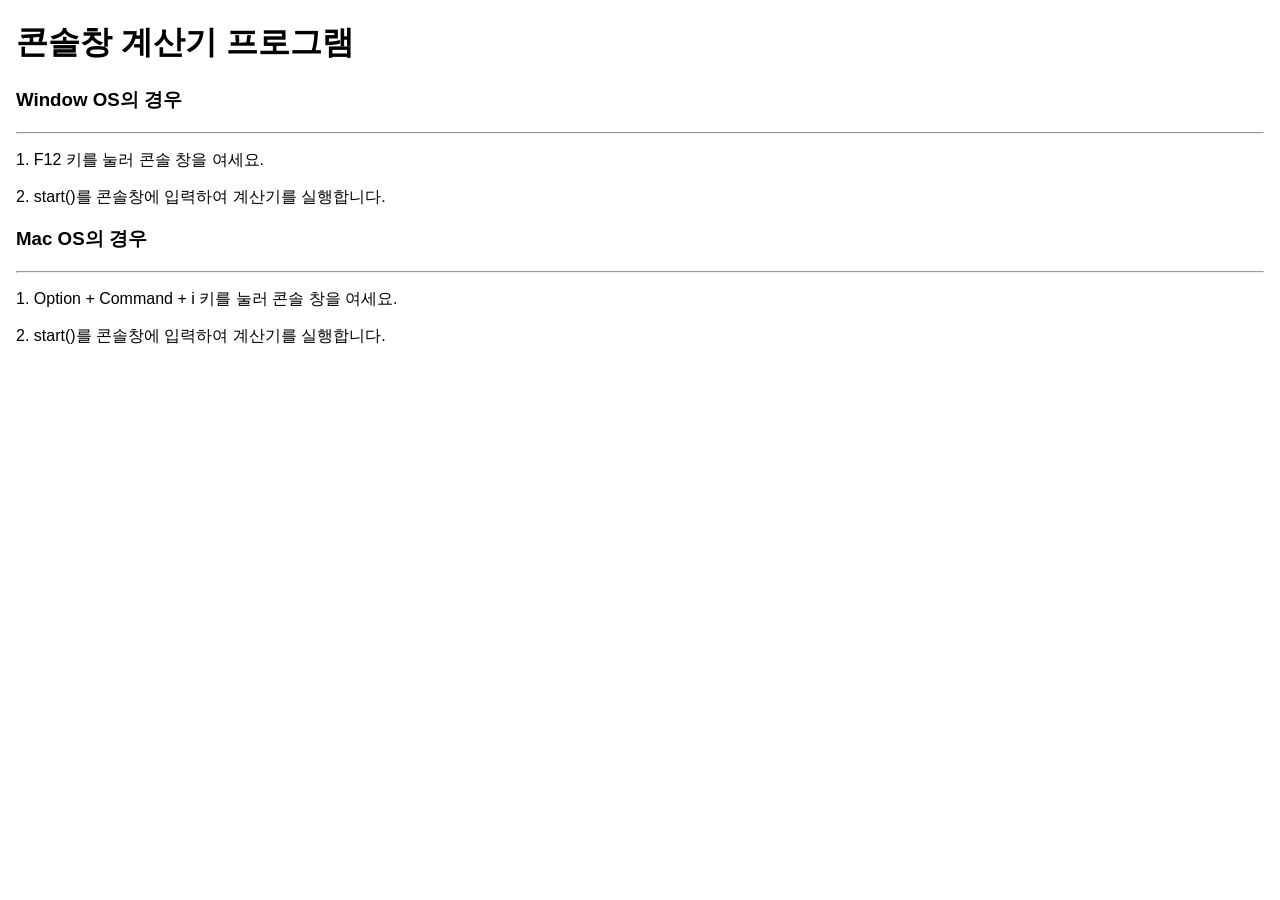
<file: index.html>
<!DOCTYPE html>
<html lang="ko">
<head>
  <meta charset="UTF-8" />
  <meta name="viewport" content="width=device-width, initial-scale=1.0" />
  <title>콘솔창 계산기 프로그램</title>
  <style>
    body {
      font-family: "Pretendard", "Apple SD Gothic Neo", "Malgun Gothic", sans-serif;
      padding: 0 8px;
    }
  </style>
</head>
<body>
  <h1>콘솔창 계산기 프로그램</h1>

  <h3>Window OS의 경우</h3>
  <hr />
  <p>1. F12 키를 눌러 콘솔 창을 여세요.</p>
  <p>2. start()를 콘솔창에 입력하여 계산기를 실행합니다.</p>

  <h3>Mac OS의 경우</h3>
  <hr />
  <p>1. Option + Command + i 키를 눌러 콘솔 창을 여세요.</p>
  <p>2. start()를 콘솔창에 입력하여 계산기를 실행합니다.</p>

  <script src="calculator.js"></script>
</body>
</html>
</file>
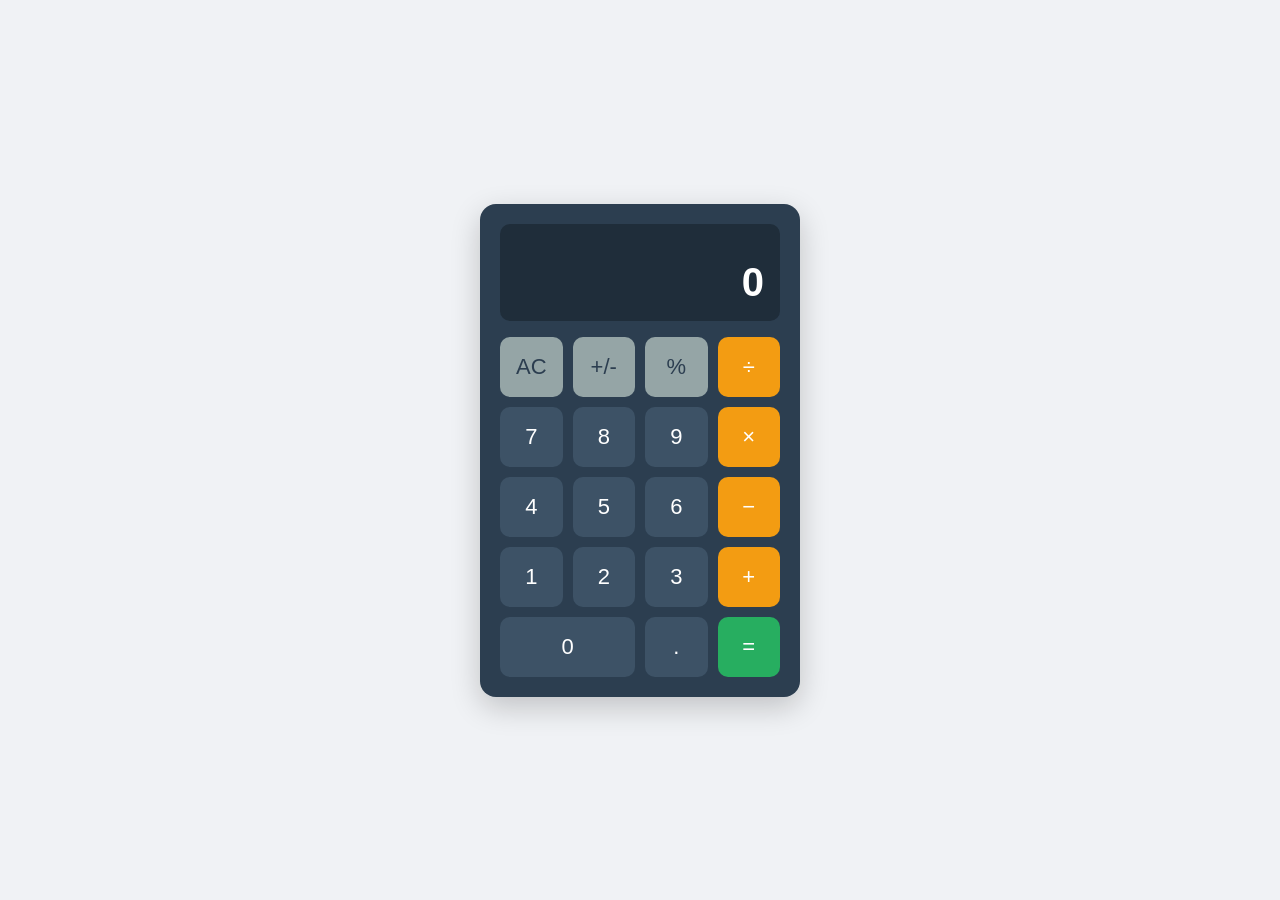
<file: calculator.html>
<!DOCTYPE html>
<html lang="ko">
<head>
  <meta charset="UTF-8" />
  <meta name="viewport" content="width=device-width, initial-scale=1.0" />
  <title>계산기</title>
  <link rel="stylesheet" href="calculator_style.css" />
</head>
<body>
  <div class="calculator">
    <!-- 화면 -->
    <div class="display">
      <div class="expression" id="expression"></div>
      <div class="result" id="result">0</div>
    </div>

    <!-- 버튼 -->
    <div class="buttons">
      <button class="btn function" data-action="clear">AC</button>
      <button class="btn function" data-action="sign">+/-</button>
      <button class="btn function" data-action="percent">%</button>
      <button class="btn operator" data-operator="/">÷</button>

      <button class="btn number" data-number="7">7</button>
      <button class="btn number" data-number="8">8</button>
      <button class="btn number" data-number="9">9</button>
      <button class="btn operator" data-operator="*">×</button>

      <button class="btn number" data-number="4">4</button>
      <button class="btn number" data-number="5">5</button>
      <button class="btn number" data-number="6">6</button>
      <button class="btn operator" data-operator="-">−</button>

      <button class="btn number" data-number="1">1</button>
      <button class="btn number" data-number="2">2</button>
      <button class="btn number" data-number="3">3</button>
      <button class="btn operator" data-operator="+">+</button>

      <button class="btn number zero" data-number="0">0</button>
      <button class="btn number" data-action="decimal">.</button>
      <button class="btn equal" data-action="equal">=</button>
    </div>
  </div>

  <script src="calculator.js"></script>
</body>
</html>
</file>
<file: calculator_style.css>
* {
  margin: 0;
  padding: 0;
  box-sizing: border-box;
}

body {
  min-height: 100vh;
  display: flex;
  justify-content: center;
  align-items: center;
  background: #f0f2f5;
  font-family: "Pretendard", "Apple SD Gothic Neo", "Malgun Gothic", sans-serif;
}

.calculator {
  width: 320px;
  background: #2c3e50;
  border-radius: 16px;
  padding: 20px;
  box-shadow: 0 10px 30px rgba(0, 0, 0, 0.2);
}

/* 화면 */
.display {
  background: #1f2d3a;
  border-radius: 10px;
  padding: 16px;
  margin-bottom: 16px;
  text-align: right;
  color: #fff;
  min-height: 96px;
  display: flex;
  flex-direction: column;
  justify-content: flex-end;
  overflow: hidden;
}

.expression {
  font-size: 16px;
  color: #95a5a6;
  min-height: 20px;
  word-break: break-all;
}

.result {
  font-size: 40px;
  font-weight: 600;
  word-break: break-all;
}

/* 버튼 */
.buttons {
  display: grid;
  grid-template-columns: repeat(4, 1fr);
  gap: 10px;
}

.btn {
  height: 60px;
  border: none;
  border-radius: 10px;
  font-size: 22px;
  cursor: pointer;
  transition: filter 0.1s, transform 0.05s;
}

.btn:hover {
  filter: brightness(1.15);
}

.btn:active,
.btn.pressed {
  transform: scale(0.95);
}

.number {
  background: #3d5266;
  color: #fff;
}

.function {
  background: #95a5a6;
  color: #2c3e50;
}

.operator {
  background: #f39c12;
  color: #fff;
}

/* 선택된 연산자 표시 */
.operator.active {
  background: #fff;
  color: #f39c12;
}

.equal {
  background: #27ae60;
  color: #fff;
}

.zero {
  grid-column: span 2;
}
</file>
